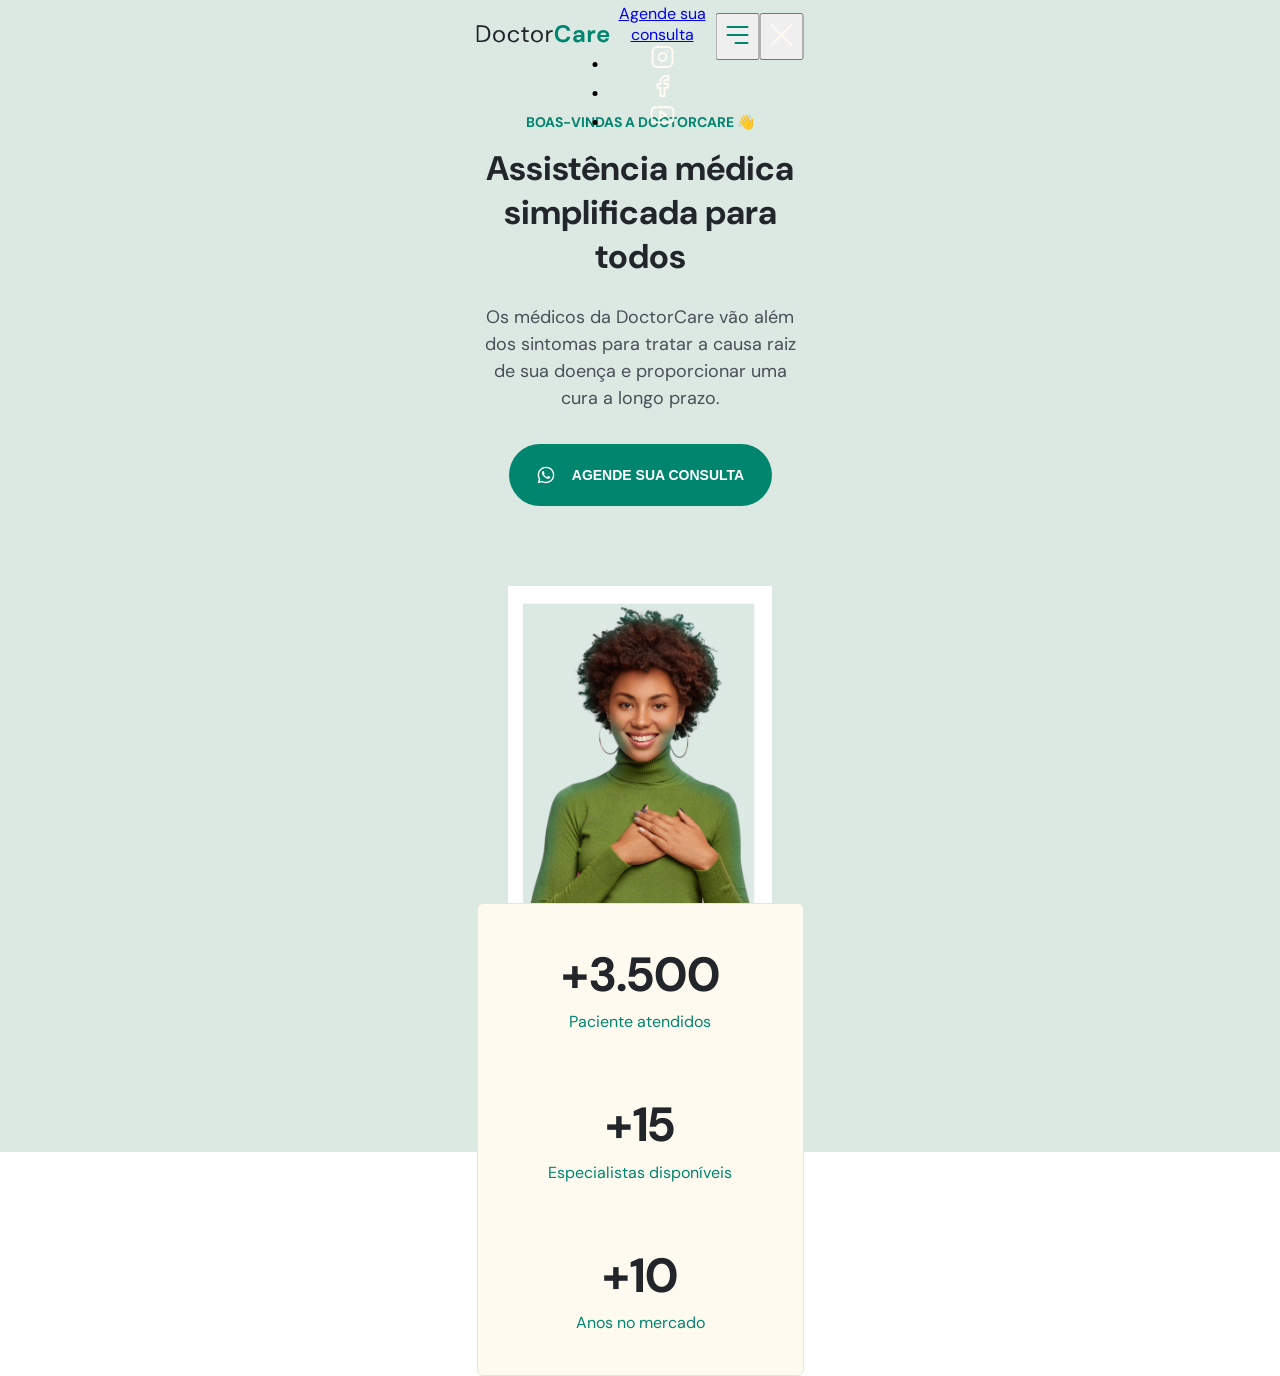
<file: index.html>
<!DOCTYPE html>
<html lang="pt_BR">
  <head>
    <meta charset="UTF-8" />
    <meta name="viewport" content="width=device-width, initial-scale=1.0" />

    <link rel="stylesheet" href="/style.css" />

    <link rel="preconnect" href="https://fonts.googleapis.com" />
    <link rel="preconnect" href="https://fonts.gstatic.com" crossorigin />
    <link
      href="https://fonts.googleapis.com/css2?family=DM+Sans:wght@400;700&display=swap"
      rel="stylesheet"
    />

    <title>DoctorCare</title>
  </head>

  <body onscroll="onScroll()">
    <nav id="navigation" class="">
      <div class="wrapper">
        <a class="logo" href="#">
          <svg width="133" height="18" viewBox="0 0 133 18" fill="none" xmlns="http://www.w3.org/2000/svg">
            <path d="M0 17.088V0.287999H5.16C8.12 0.287999 10.296 1.04 11.688 2.544C13.096 4.048 13.8 6.112 13.8 8.736C13.8 11.312 13.096 13.352 11.688 14.856C10.296 16.344 8.12 17.088 5.16 17.088H0ZM2.016 15.408H5.112C6.744 15.408 8.04 15.144 9 14.616C9.976 14.072 10.672 13.304 11.088 12.312C11.504 11.304 11.712 10.112 11.712 8.736C11.712 7.328 11.504 6.12 11.088 5.112C10.672 4.104 9.976 3.328 9 2.784C8.04 2.24 6.744 1.968 5.112 1.968H2.016V15.408Z" fill="#212529"/>
            <path d="M22.4949 17.376C21.3749 17.376 20.3669 17.12 19.4709 16.608C18.5749 16.096 17.8629 15.376 17.3349 14.448C16.8229 13.504 16.5669 12.4 16.5669 11.136C16.5669 9.872 16.8309 8.776 17.3589 7.848C17.8869 6.904 18.5989 6.176 19.4949 5.664C20.4069 5.152 21.4229 4.896 22.5429 4.896C23.6629 4.896 24.6709 5.152 25.5669 5.664C26.4629 6.176 27.1669 6.904 27.6789 7.848C28.2069 8.776 28.4709 9.872 28.4709 11.136C28.4709 12.4 28.2069 13.504 27.6789 14.448C27.1509 15.376 26.4309 16.096 25.5189 16.608C24.6229 17.12 23.6149 17.376 22.4949 17.376ZM22.4949 15.648C23.1829 15.648 23.8229 15.48 24.4149 15.144C25.0069 14.808 25.4869 14.304 25.8549 13.632C26.2229 12.96 26.4069 12.128 26.4069 11.136C26.4069 10.144 26.2229 9.312 25.8549 8.64C25.5029 7.968 25.0309 7.464 24.4389 7.128C23.8469 6.792 23.2149 6.624 22.5429 6.624C21.8549 6.624 21.2149 6.792 20.6229 7.128C20.0309 7.464 19.5509 7.968 19.1829 8.64C18.8149 9.312 18.6309 10.144 18.6309 11.136C18.6309 12.128 18.8149 12.96 19.1829 13.632C19.5509 14.304 20.0229 14.808 20.5989 15.144C21.1909 15.48 21.8229 15.648 22.4949 15.648Z" fill="#212529"/>
            <path d="M37.2261 17.376C36.0901 17.376 35.0661 17.12 34.1541 16.608C33.2581 16.08 32.5461 15.352 32.0181 14.424C31.5061 13.48 31.2501 12.384 31.2501 11.136C31.2501 9.888 31.5061 8.8 32.0181 7.872C32.5461 6.928 33.2581 6.2 34.1541 5.688C35.0661 5.16 36.0901 4.896 37.2261 4.896C38.6341 4.896 39.8181 5.264 40.7781 6C41.7541 6.736 42.3701 7.72 42.6261 8.952H40.5621C40.4021 8.216 40.0101 7.648 39.3861 7.248C38.7621 6.832 38.0341 6.624 37.2021 6.624C36.5301 6.624 35.8981 6.792 35.3061 7.128C34.7141 7.464 34.2341 7.968 33.8661 8.64C33.4981 9.312 33.3141 10.144 33.3141 11.136C33.3141 12.128 33.4981 12.96 33.8661 13.632C34.2341 14.304 34.7141 14.816 35.3061 15.168C35.8981 15.504 36.5301 15.672 37.2021 15.672C38.0341 15.672 38.7621 15.472 39.3861 15.072C40.0101 14.656 40.4021 14.072 40.5621 13.32H42.6261C42.3861 14.52 41.7781 15.496 40.8021 16.248C39.8261 17 38.6341 17.376 37.2261 17.376Z" fill="#212529"/>
            <path d="M50.2974 17.088C49.2094 17.088 48.3534 16.824 47.7294 16.296C47.1054 15.768 46.7934 14.816 46.7934 13.44V6.888H44.7294V5.184H46.7934L47.0574 2.328H48.8094V5.184H52.3134V6.888H48.8094V13.44C48.8094 14.192 48.9614 14.704 49.2654 14.976C49.5694 15.232 50.1054 15.36 50.8734 15.36H52.1214V17.088H50.2974Z" fill="#212529"/>
            <path d="M60.4506 17.376C59.3306 17.376 58.3226 17.12 57.4266 16.608C56.5306 16.096 55.8186 15.376 55.2906 14.448C54.7786 13.504 54.5226 12.4 54.5226 11.136C54.5226 9.872 54.7866 8.776 55.3146 7.848C55.8426 6.904 56.5546 6.176 57.4506 5.664C58.3626 5.152 59.3786 4.896 60.4986 4.896C61.6186 4.896 62.6266 5.152 63.5226 5.664C64.4186 6.176 65.1226 6.904 65.6346 7.848C66.1626 8.776 66.4266 9.872 66.4266 11.136C66.4266 12.4 66.1626 13.504 65.6346 14.448C65.1066 15.376 64.3866 16.096 63.4746 16.608C62.5786 17.12 61.5706 17.376 60.4506 17.376ZM60.4506 15.648C61.1386 15.648 61.7786 15.48 62.3706 15.144C62.9626 14.808 63.4426 14.304 63.8106 13.632C64.1786 12.96 64.3626 12.128 64.3626 11.136C64.3626 10.144 64.1786 9.312 63.8106 8.64C63.4586 7.968 62.9866 7.464 62.3946 7.128C61.8026 6.792 61.1706 6.624 60.4986 6.624C59.8106 6.624 59.1706 6.792 58.5786 7.128C57.9866 7.464 57.5066 7.968 57.1386 8.64C56.7706 9.312 56.5866 10.144 56.5866 11.136C56.5866 12.128 56.7706 12.96 57.1386 13.632C57.5066 14.304 57.9786 14.808 58.5546 15.144C59.1466 15.48 59.7786 15.648 60.4506 15.648Z" fill="#212529"/>
            <path d="M69.7097 17.088V5.184H71.5337L71.7017 7.464C72.0697 6.68 72.6297 6.056 73.3817 5.592C74.1337 5.128 75.0617 4.896 76.1657 4.896V7.008H75.6137C74.9097 7.008 74.2617 7.136 73.6697 7.392C73.0777 7.632 72.6057 8.048 72.2537 8.64C71.9017 9.232 71.7257 10.048 71.7257 11.088V17.088H69.7097Z" fill="#212529"/>
            <path d="M86.4924 17.376C84.7964 17.376 83.3404 17.016 82.1244 16.296C80.9084 15.56 79.9724 14.544 79.3164 13.248C78.6604 11.936 78.3324 10.424 78.3324 8.712C78.3324 7 78.6604 5.488 79.3164 4.176C79.9724 2.864 80.9084 1.84 82.1244 1.104C83.3404 0.368 84.7964 0 86.4924 0C88.5084 0 90.1564 0.504 91.4364 1.512C92.7324 2.504 93.5404 3.904 93.8604 5.712H90.4764C90.2684 4.8 89.8204 4.088 89.1324 3.576C88.4604 3.048 87.5644 2.784 86.4444 2.784C84.8924 2.784 83.6764 3.312 82.7964 4.368C81.9164 5.424 81.4764 6.872 81.4764 8.712C81.4764 10.552 81.9164 12 82.7964 13.056C83.6764 14.096 84.8924 14.616 86.4444 14.616C87.5644 14.616 88.4604 14.376 89.1324 13.896C89.8204 13.4 90.2684 12.72 90.4764 11.856H93.8604C93.5404 13.584 92.7324 14.936 91.4364 15.912C90.1564 16.888 88.5084 17.376 86.4924 17.376Z" fill="#00856F"/>
            <path d="M101.092 17.376C100.068 17.376 99.2278 17.216 98.5718 16.896C97.9158 16.56 97.4277 16.12 97.1077 15.576C96.7878 15.032 96.6278 14.432 96.6278 13.776C96.6278 12.672 97.0598 11.776 97.9238 11.088C98.7878 10.4 100.084 10.056 101.812 10.056H104.836V9.768C104.836 8.952 104.604 8.352 104.14 7.968C103.676 7.584 103.1 7.392 102.412 7.392C101.788 7.392 101.244 7.544 100.78 7.848C100.316 8.136 100.028 8.568 99.9157 9.144H96.9157C96.9958 8.28 97.2837 7.528 97.7797 6.888C98.2917 6.248 98.9477 5.76 99.7477 5.424C100.548 5.072 101.444 4.896 102.436 4.896C104.132 4.896 105.468 5.32 106.444 6.168C107.42 7.016 107.908 8.216 107.908 9.768V17.088H105.292L105.004 15.168C104.652 15.808 104.156 16.336 103.516 16.752C102.892 17.168 102.084 17.376 101.092 17.376ZM101.788 14.976C102.668 14.976 103.348 14.688 103.828 14.112C104.324 13.536 104.636 12.824 104.764 11.976H102.148C101.332 11.976 100.748 12.128 100.396 12.432C100.044 12.72 99.8678 13.08 99.8678 13.512C99.8678 13.976 100.044 14.336 100.396 14.592C100.748 14.848 101.212 14.976 101.788 14.976Z" fill="#00856F"/>
            <path d="M111.319 17.088V5.184H114.055L114.343 7.416C114.775 6.648 115.359 6.04 116.095 5.592C116.847 5.128 117.727 4.896 118.735 4.896V8.136H117.871C117.199 8.136 116.599 8.24 116.071 8.448C115.543 8.656 115.127 9.016 114.823 9.528C114.535 10.04 114.391 10.752 114.391 11.664V17.088H111.319Z" fill="#00856F"/>
            <path d="M126.888 17.376C125.688 17.376 124.624 17.12 123.696 16.608C122.768 16.096 122.04 15.376 121.512 14.448C120.984 13.52 120.72 12.448 120.72 11.232C120.72 10 120.976 8.904 121.488 7.944C122.016 6.984 122.736 6.24 123.648 5.712C124.576 5.168 125.664 4.896 126.912 4.896C128.08 4.896 129.112 5.152 130.008 5.664C130.904 6.176 131.6 6.88 132.096 7.776C132.608 8.656 132.864 9.64 132.864 10.728C132.864 10.904 132.856 11.088 132.84 11.28C132.84 11.472 132.832 11.672 132.816 11.88H123.768C123.832 12.808 124.152 13.536 124.728 14.064C125.32 14.592 126.032 14.856 126.864 14.856C127.488 14.856 128.008 14.72 128.424 14.448C128.856 14.16 129.176 13.792 129.384 13.344H132.504C132.28 14.096 131.904 14.784 131.376 15.408C130.864 16.016 130.224 16.496 129.456 16.848C128.704 17.2 127.848 17.376 126.888 17.376ZM126.912 7.392C126.16 7.392 125.496 7.608 124.92 8.04C124.344 8.456 123.976 9.096 123.816 9.96H129.744C129.696 9.176 129.408 8.552 128.88 8.088C128.352 7.624 127.696 7.392 126.912 7.392Z" fill="#00856F"/>
            </svg>
        </a>

        <div class="menu">
          <ul>
            <li><a href="#">Início</a></li>
            <li><a href="#">Serviços</a></li>
            <li><a href="#">Sobre</a></li>
          </ul>

          <a class="button" href="#">Agende sua consulta</a>

          <ul class="social-links">
            <li>
              <a href="https://instagram.com"><svg width="24" height="24" viewBox="0 0 24 24" fill="none" xmlns="http://www.w3.org/2000/svg">
                <path d="M17 1.99997H7C4.23858 1.99997 2 4.23855 2 6.99997V17C2 19.7614 4.23858 22 7 22H17C19.7614 22 22 19.7614 22 17V6.99997C22 4.23855 19.7614 1.99997 17 1.99997Z" stroke="#FFFAF1" stroke-width="2" stroke-linecap="round" stroke-linejoin="round"/>
                <path d="M15.9997 11.3701C16.1231 12.2023 15.981 13.0523 15.5935 13.7991C15.206 14.5459 14.5929 15.1515 13.8413 15.5297C13.0898 15.908 12.2382 16.0397 11.4075 15.906C10.5768 15.7723 9.80947 15.3801 9.21455 14.7852C8.61962 14.1903 8.22744 13.4229 8.09377 12.5923C7.96011 11.7616 8.09177 10.91 8.47003 10.1584C8.84829 9.40691 9.45389 8.7938 10.2007 8.4063C10.9475 8.0188 11.7975 7.87665 12.6297 8.00006C13.4786 8.12594 14.2646 8.52152 14.8714 9.12836C15.4782 9.73521 15.8738 10.5211 15.9997 11.3701Z" stroke="#FFFAF1" stroke-width="2" stroke-linecap="round" stroke-linejoin="round"/>
                <path d="M17.5 6.49997H17.51" stroke="#FFFAF1" stroke-width="2" stroke-linecap="round" stroke-linejoin="round"/>
                </svg>
                </a>
            </li>
            <li>
              <a href="https://facebook.com"><svg width="24" height="24" viewBox="0 0 24 24" fill="none" xmlns="http://www.w3.org/2000/svg">
                <path d="M18 1.99997H15C13.6739 1.99997 12.4021 2.52675 11.4645 3.46444C10.5268 4.40212 10 5.67389 10 6.99997V9.99997H7V14H10V22H14V14H17L18 9.99997H14V6.99997C14 6.73475 14.1054 6.4804 14.2929 6.29286C14.4804 6.10533 14.7348 5.99997 15 5.99997H18V1.99997Z" stroke="#FFFAF1" stroke-width="2" stroke-linecap="round" stroke-linejoin="round"/>
                </svg>
                </a>
            </li>
            <li>
              <a href="https://youtube.com"><svg width="24" height="24" viewBox="0 0 24 24" fill="none" xmlns="http://www.w3.org/2000/svg">
                <path d="M22.5396 6.42C22.4208 5.94541 22.1789 5.51057 21.8382 5.15941C21.4976 4.80824 21.0703 4.55318 20.5996 4.42C18.8796 4 11.9996 4 11.9996 4C11.9996 4 5.1196 4 3.3996 4.46C2.92884 4.59318 2.50157 4.84824 2.16094 5.19941C1.82031 5.55057 1.57838 5.98541 1.4596 6.46C1.14481 8.20556 0.990831 9.97631 0.999595 11.75C0.988374 13.537 1.14236 15.3213 1.4596 17.08C1.59055 17.5398 1.8379 17.9581 2.17774 18.2945C2.51758 18.6308 2.93842 18.8738 3.3996 19C5.1196 19.46 11.9996 19.46 11.9996 19.46C11.9996 19.46 18.8796 19.46 20.5996 19C21.0703 18.8668 21.4976 18.6118 21.8382 18.2606C22.1789 17.9094 22.4208 17.4746 22.5396 17C22.852 15.2676 23.0059 13.5103 22.9996 11.75C23.0108 9.96295 22.8568 8.1787 22.5396 6.42Z" stroke="#FFFAF1" stroke-width="2" stroke-linecap="round" stroke-linejoin="round"/>
                <path d="M9.75 15.02L15.5 11.75L9.75 8.48001V15.02Z" stroke="#FFFAF1" stroke-width="2" stroke-linecap="round" stroke-linejoin="round"/>
                </svg>
                </a>
            </li>
          </ul>
        </div>

        <button class="open-menu">
          <svg width="40" height="40" viewBox="0 0 40 40" fill="none" xmlns="http://www.w3.org/2000/svg">
            <path d="M10 20H30" stroke="#00856F" stroke-width="2" stroke-linecap="round" stroke-linejoin="round"/>
            <path d="M10 12H30" stroke="#00856F" stroke-width="2" stroke-linecap="round" stroke-linejoin="round"/>
            <path d="M18 28L30 28" stroke="#00856F" stroke-width="2" stroke-linecap="round" stroke-linejoin="round"/>
          </svg>
        </button>
        <button class="close-menu">
          <svg width="40" height="40" viewBox="0 0 40 40" fill="none" xmlns="http://www.w3.org/2000/svg">
            <path d="M30 10L10 30M10 10L30 30" stroke="#FFFAF1" stroke-width="2" stroke-linecap="round" stroke-linejoin="round"/>
            </svg>
            
        </button>
  
      </div>
    </nav>

    <header class="wrapper">
      <h4>BOAS-VINDAS A DOCTORCARE 👋</h4>
      <h1>Assistência médica simplificada para todos</h1>
      <p>
        Os médicos da DoctorCare vão além dos sintomas para tratar a causa raiz
        de sua doença e proporcionar uma cura a longo prazo.
      </p>
      <button>
        <svg
          width="20"
          height="20"
          viewBox="0 0 20 20"
          fill="none"
          xmlns="http://www.w3.org/2000/svg"
        >
          <path
            d="M13.8337 11.6667C13.667 11.5833 12.5837 11.0833 12.417 11C12.2503 10.9167 12.0837 10.9167 11.917 11.0833C11.7503 11.25 11.417 11.75 11.2503 11.9167C11.167 12.0833 11.0003 12.0833 10.8337 12C10.2503 11.75 9.66699 11.4167 9.16699 11C8.75033 10.5833 8.33366 10.0833 8.00033 9.58334C7.91699 9.41668 8.00033 9.25001 8.08366 9.16668C8.16699 9.08334 8.25033 8.91668 8.41699 8.83334C8.50033 8.75001 8.58366 8.58334 8.58366 8.50001C8.66699 8.41668 8.66699 8.25001 8.58366 8.16668C8.50033 8.08334 8.08366 7.08334 7.91699 6.66668C7.83366 6.08334 7.66699 6.08334 7.50033 6.08334C7.41699 6.08334 7.25033 6.08334 7.08366 6.08334C6.91699 6.08334 6.66699 6.25001 6.58366 6.33334C6.08366 6.83334 5.83366 7.41668 5.83366 8.08334C5.91699 8.83334 6.16699 9.58334 6.66699 10.25C7.58366 11.5833 8.75033 12.6667 10.167 13.3333C10.5837 13.5 10.917 13.6667 11.3337 13.75C11.7503 13.9167 12.167 13.9167 12.667 13.8333C13.2503 13.75 13.7503 13.3333 14.0837 12.8333C14.2503 12.5 14.2503 12.1667 14.167 11.8333C14.167 11.8333 14.0003 11.75 13.8337 11.6667ZM15.917 4.08334C12.667 0.833344 7.41699 0.833344 4.16699 4.08334C1.50033 6.75001 1.00033 10.8333 2.83366 14.0833L1.66699 18.3333L6.08366 17.1667C7.33366 17.8333 8.66699 18.1667 10.0003 18.1667C14.5837 18.1667 18.2503 14.5 18.2503 9.91668C18.3337 7.75001 17.417 5.66668 15.917 4.08334ZM13.667 15.75C12.5837 16.4167 11.3337 16.8333 10.0003 16.8333C8.75033 16.8333 7.58366 16.5 6.50033 15.9167L6.25033 15.75L3.66699 16.4167L4.33366 13.9167L4.16699 13.6667C2.16699 10.3333 3.16699 6.16668 6.41699 4.08334C9.66699 2.00001 13.8337 3.08334 15.8337 6.25001C17.8337 9.50001 16.917 13.75 13.667 15.75Z"
            fill="white"
          />
        </svg>
        Agende sua consulta
      </button>
      <img
        src="/assets/Foto-baixe-aqui-em-jpg.jpg"
        alt="Mulher negra vestindo moletom verde e sorrindo"
      />

      <div class="stats">
        <div class="stat">
          <h3>+3.500</h3>
          <p>Paciente atendidos</p>
        </div>

        <div class="stat">
          <h3>+15</h3>
          <p>Especialistas disponíveis</p>
        </div>

        <div class="stat">
          <h3>+10</h3>
          <p>Anos no mercado</p>
        </div>
      </div>
      
    </header>

    <script src="main.js">
    </script>

  </body>
</html>
</file>
<file: style.css>
/* === GERAL ============================= */
* {
  margin: 0;
  padding: 0;
  box-sizing:border-box;

}

:root {
--primary-color:hsl(170, 100%, 26%);
--headline:hsl(210, 11%, 15%);
--paragraph:hsl(210, 9%, 31%);
--colorwhite: hsl(0, 0%, 100%);
--brand-beige: hsl(39, 100%, 97%);
--brand-light: hsl(148, 23%, 89%);
--nav-height: 7.2rem;

  font-size: 62.5%; /* 1rem = 10px */
}

html,
body {
  width: 100%;
  height: 100%;
}

body {
  font-family: 'DM Sans';
  font-size: 1.6rem;

  text-align: center;
}

.wrapper {
  width: 37.5rem;
  margin-inline: auto;
  padding-inline: 2.4rem;
}

/* === HEADER ============================= */

header {
  margin-top: calc(4.1rem + var(--nav-height));
}

header::before {
  content: ''; 
  width: 100%;
  height: calc(108rem + var(--nav-height));
  background-color: var(--brand-light);
  display: block;

  position: absolute;
  top: 0;
  left: 0;
  z-index: -1;
}

header h4 {
  font-size: 1.4rem;
  color: var(--primary-color);
  margin-bottom: 1.6rem;

}

header h1 {
  font-size: 3.4rem;
  color: var(--headline);
  line-height: 130%;

  margin-bottom: 2.4rem;
}

header p {
  font-size: 1.8rem;
  line-height: 150%;
  font-weight: 400;
  color: var(--paragraph);

  margin-bottom:3.2rem;
 
}

header button {
  background-color: var(--primary-color);
  
  display: flex;
  align-items: center;
  justify-content: center;
  gap: 1.6rem;

  margin-left: auto;
  margin-right: auto;

  border: none;
  border-radius: 4rem;

  margin-bottom: 6rem;

  width: 26.3rem;
  height: 6.2rem;

  color: var(--colorwhite);
  text-transform: uppercase;
  font-weight: 700;
  font-size: 1.4rem;
}

header img {
  width: 26.4rem;
  display: block;
  margin-inline: auto;
  object-position: 0 2rem;

}

.stats {
  width: 32.7rem;
  
  padding-block: 4rem;
  margin-inline: auto; /* Substitui margin-right e margin-left*/

  display: flex;
  flex-direction: column;
  justify-content: center;
  gap: 6rem;

  background-color: var(--brand-beige);
  border: 1px solid var(--brand-light);
  border-radius: 0.6rem;
  color: var();

}

.stat h3 {
  font-size: 4.8rem;
  color: var(--headline);
  line-height: 130%;  
  
  margin-bottom: 0.4rem;
}

.stat p {
  margin: 0;
  color: var(--primary-color);
  font-size: 1.6rem;
  line-height: 150%;
}

/* === NAVIGATION ============================= */
nav {
  display: flex;

  height: var(--nav-height);

  position: fixed;
  top: 0;
  left: 50%;
  transform: translateX(-50%);

}

nav .wrapper {
  display: flex;
  align-items: center;
  justify-content: space-between;
}

nav.scroll {
  background: var(--primary-color);
  width: 100vw;
  position: fixed;
  top: 0;
}

nav.scroll svg:nth-child(1) path { /* nth-child busca o elemento na posição setada*/
  fill: white;
}

nav.scroll svg:nth-child(2) path {
  stroke: white;
}
</file>
